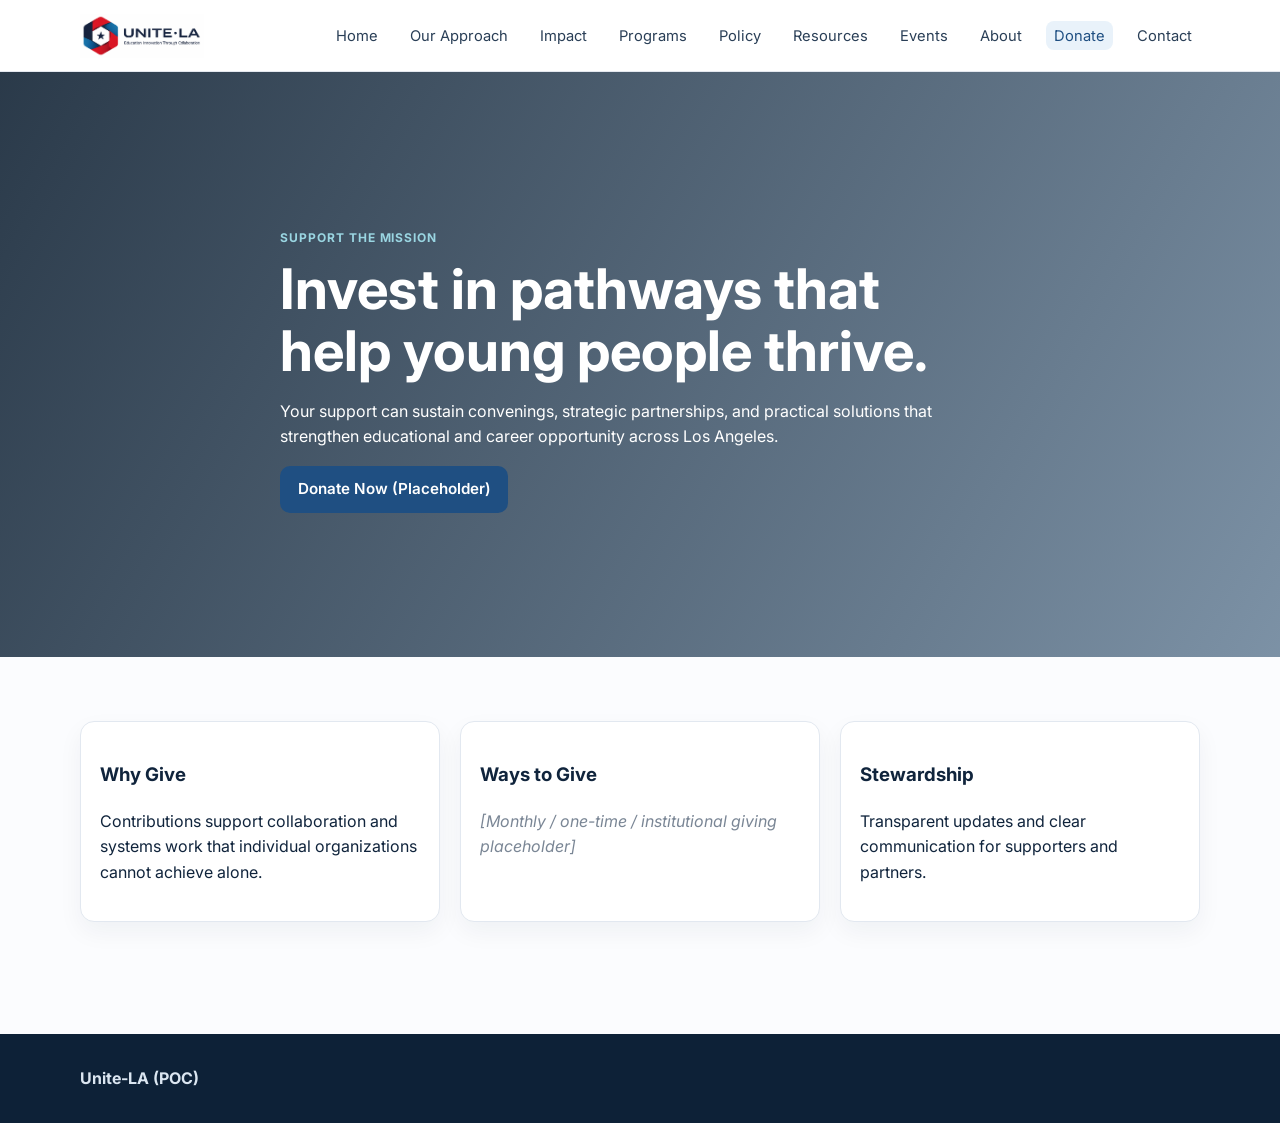
<file: donate.html>
<!doctype html><html lang='en'><head><meta charset='UTF-8'><meta name='viewport' content='width=device-width,initial-scale=1'><title>Donate | Unite-LA POC</title><link href='https://fonts.googleapis.com/css2?family=Inter:wght@400;600;700;800&display=swap' rel='stylesheet'><link rel='stylesheet' href='styles.css'></head><body><header><div class='container nav-wrap'><a class='brand' href='index.html'><img src='Unite LA.png' alt='Unite LA logo'></a><nav><ul><li><a href='index.html'>Home</a></li><li><a href='approach.html'>Our Approach</a></li><li><a href='impact.html'>Impact</a></li><li><a href='programs.html'>Programs</a></li><li><a href='policy.html'>Policy</a></li><li><a href='resources.html'>Resources</a></li><li><a href='events.html'>Events</a></li><li><a href='about.html'>About</a></li><li><a class='active' href='donate.html'>Donate</a></li><li><a href='contact.html'>Contact</a></li></ul></nav></div></header>
<section class='hero' style="min-height:50vh;background-image:url('https://images.unsplash.com/photo-1593113598332-cd59a93a9f70?auto=format&fit=crop&w=1600&q=80')"><div class='container hero-content'><p class='kicker'>Support the mission</p><h1>Invest in pathways that help young people thrive.</h1><p>Your support can sustain convenings, strategic partnerships, and practical solutions that strengthen educational and career opportunity across Los Angeles.</p><p><a class='btn btn-primary' href='#'>Donate Now (Placeholder)</a></p></div></section>
<section><div class='container grid grid-3'><article class='card'><h3>Why Give</h3><p>Contributions support collaboration and systems work that individual organizations cannot achieve alone.</p></article><article class='card'><h3>Ways to Give</h3><p class='placeholder'>[Monthly / one-time / institutional giving placeholder]</p></article><article class='card'><h3>Stewardship</h3><p>Transparent updates and clear communication for supporters and partners.</p></article></div></section>
<footer><div class='container'><strong>Unite-LA (POC)</strong></div></footer></body></html>
</file>
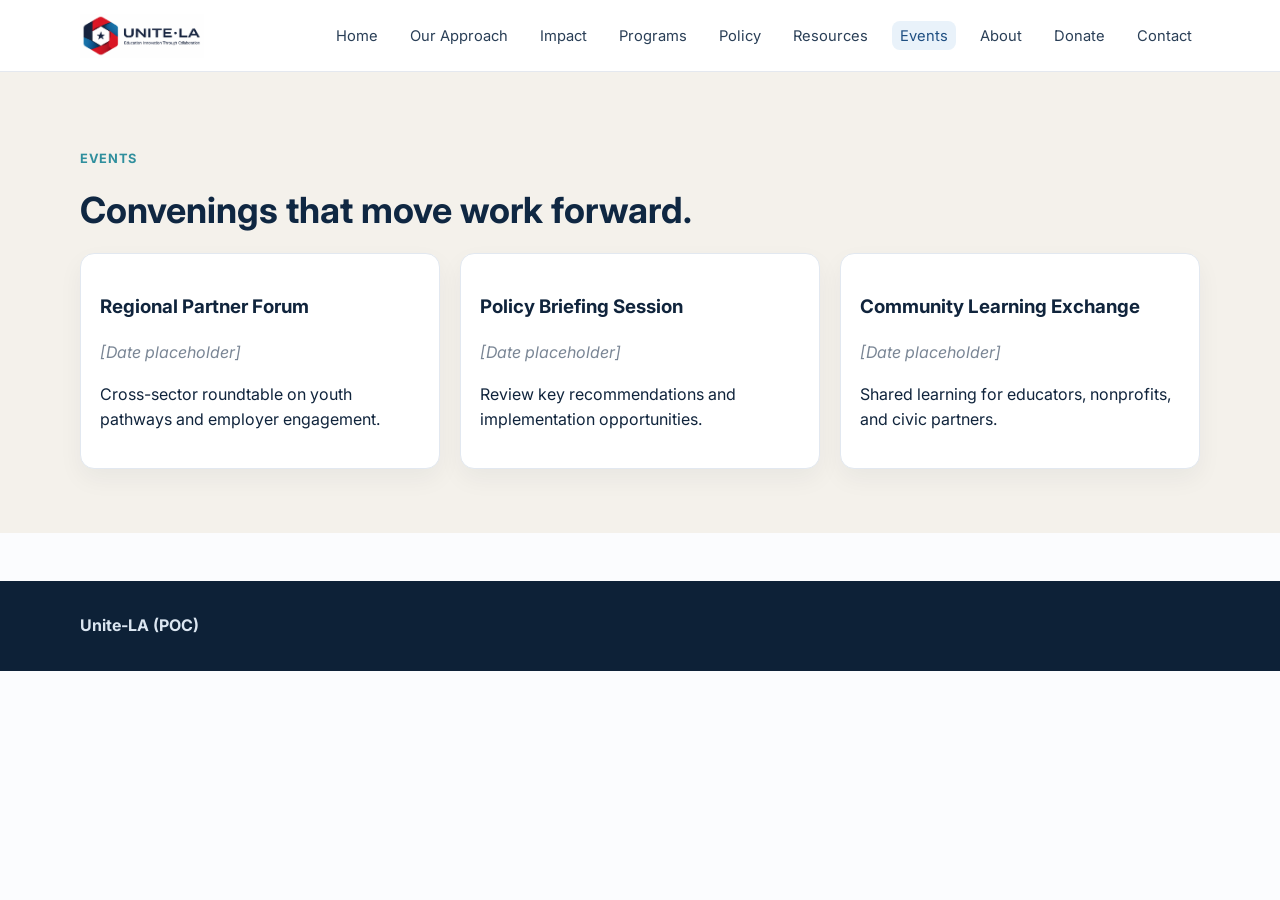
<file: events.html>
<!doctype html><html lang='en'><head><meta charset='UTF-8'><meta name='viewport' content='width=device-width,initial-scale=1'><title>Events | Unite-LA POC</title><link href='https://fonts.googleapis.com/css2?family=Inter:wght@400;600;700;800&display=swap' rel='stylesheet'><link rel='stylesheet' href='styles.css'></head><body><header><div class='container nav-wrap'><a class='brand' href='index.html'><img src='Unite LA.png' alt='Unite LA logo'></a><nav><ul><li><a href='index.html'>Home</a></li><li><a href='approach.html'>Our Approach</a></li><li><a href='impact.html'>Impact</a></li><li><a href='programs.html'>Programs</a></li><li><a href='policy.html'>Policy</a></li><li><a href='resources.html'>Resources</a></li><li><a class='active' href='events.html'>Events</a></li><li><a href='about.html'>About</a></li><li><a href='donate.html'>Donate</a></li><li><a href='contact.html'>Contact</a></li></ul></nav></div></header>
<section class='section-muted'><div class='container'><p class='eyebrow'>Events</p><h2>Convenings that move work forward.</h2><div class='grid grid-2'><article class='card'><h3>Regional Partner Forum</h3><p class='placeholder'>[Date placeholder]</p><p>Cross-sector roundtable on youth pathways and employer engagement.</p></article><article class='card'><h3>Policy Briefing Session</h3><p class='placeholder'>[Date placeholder]</p><p>Review key recommendations and implementation opportunities.</p></article><article class='card'><h3>Community Learning Exchange</h3><p class='placeholder'>[Date placeholder]</p><p>Shared learning for educators, nonprofits, and civic partners.</p></article></div></div></section>
<footer><div class='container'><strong>Unite-LA (POC)</strong></div></footer></body></html>
</file>
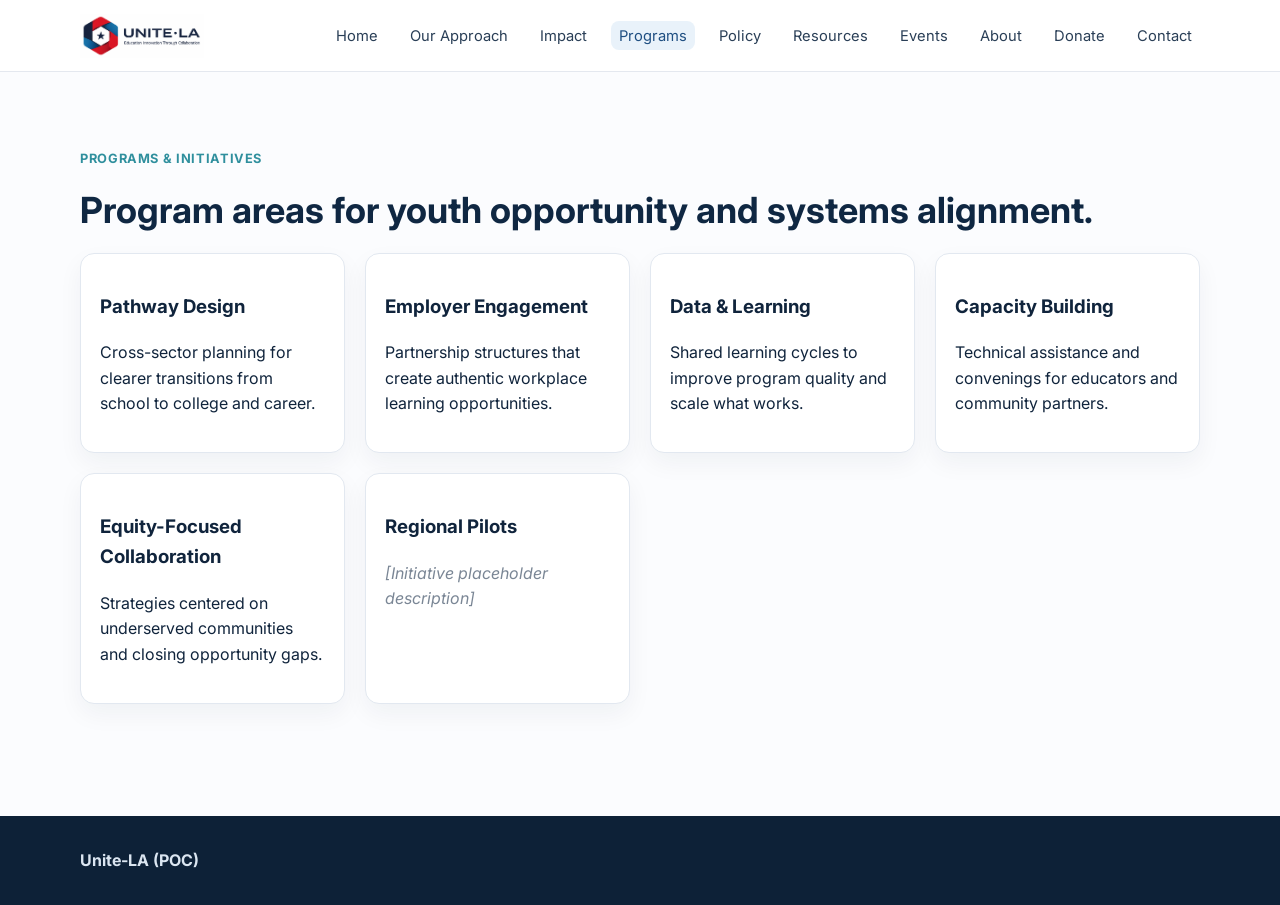
<file: programs.html>
<!doctype html><html lang='en'><head><meta charset='UTF-8'><meta name='viewport' content='width=device-width,initial-scale=1'><title>Programs | Unite-LA POC</title><link href='https://fonts.googleapis.com/css2?family=Inter:wght@400;600;700;800&display=swap' rel='stylesheet'><link rel='stylesheet' href='styles.css'></head><body>
<header><div class='container nav-wrap'><a class='brand' href='index.html'><img src='Unite LA.png' alt='Unite LA logo'></a><nav><ul><li><a href='index.html'>Home</a></li><li><a href='approach.html'>Our Approach</a></li><li><a href='impact.html'>Impact</a></li><li><a class='active' href='programs.html'>Programs</a></li><li><a href='policy.html'>Policy</a></li><li><a href='resources.html'>Resources</a></li><li><a href='events.html'>Events</a></li><li><a href='about.html'>About</a></li><li><a href='donate.html'>Donate</a></li><li><a href='contact.html'>Contact</a></li></ul></nav></div></header>
<section><div class='container'><p class='eyebrow'>Programs & Initiatives</p><h2>Program areas for youth opportunity and systems alignment.</h2><div class='grid grid-3'><article class='card'><h3>Pathway Design</h3><p>Cross-sector planning for clearer transitions from school to college and career.</p></article><article class='card'><h3>Employer Engagement</h3><p>Partnership structures that create authentic workplace learning opportunities.</p></article><article class='card'><h3>Data & Learning</h3><p>Shared learning cycles to improve program quality and scale what works.</p></article><article class='card'><h3>Capacity Building</h3><p>Technical assistance and convenings for educators and community partners.</p></article><article class='card'><h3>Equity-Focused Collaboration</h3><p>Strategies centered on underserved communities and closing opportunity gaps.</p></article><article class='card'><h3>Regional Pilots</h3><p class='placeholder'>[Initiative placeholder description]</p></article></div></div></section>
<footer><div class='container'><strong>Unite-LA (POC)</strong></div></footer></body></html>
</file>
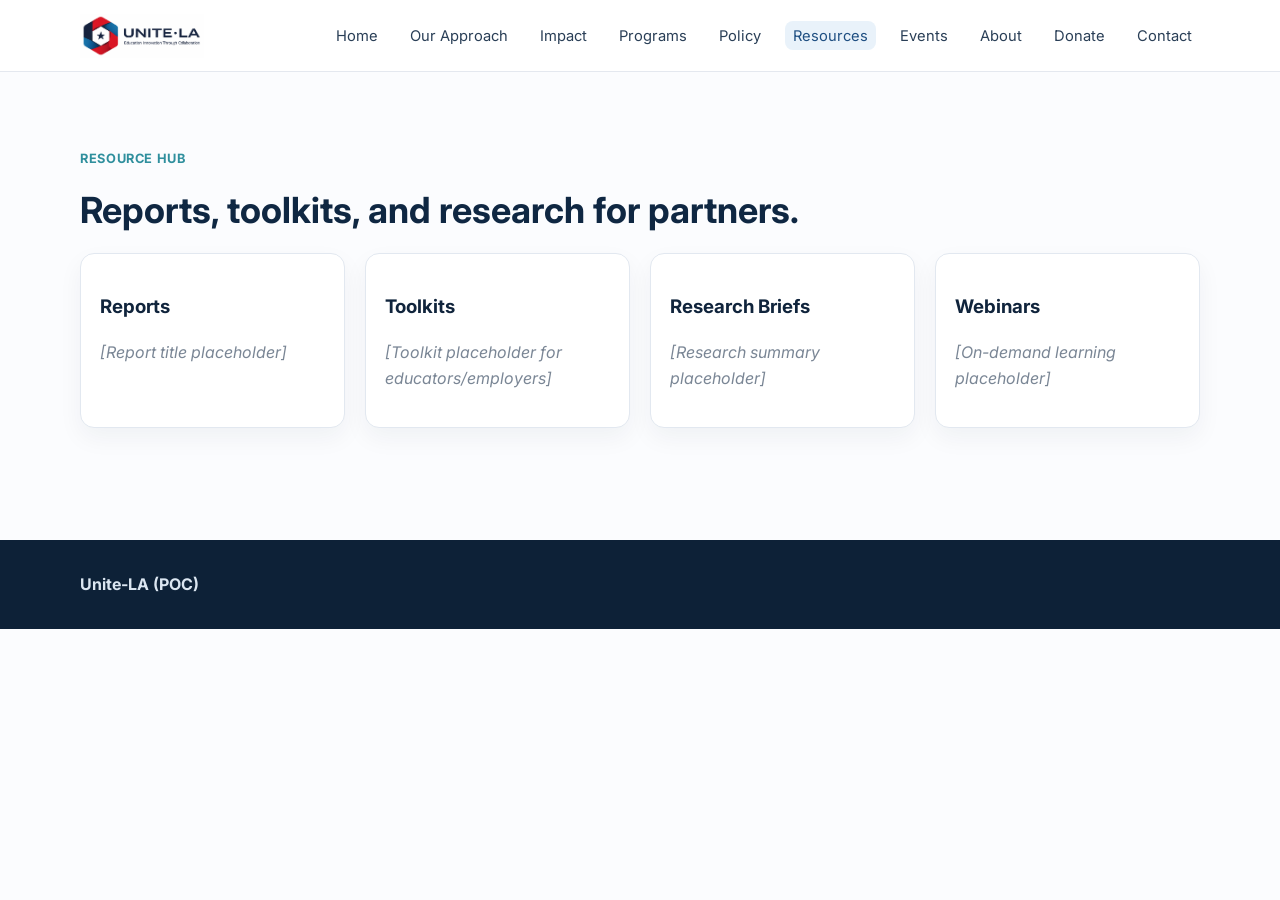
<file: resources.html>
<!doctype html><html lang='en'><head><meta charset='UTF-8'><meta name='viewport' content='width=device-width,initial-scale=1'><title>Resources | Unite-LA POC</title><link href='https://fonts.googleapis.com/css2?family=Inter:wght@400;600;700;800&display=swap' rel='stylesheet'><link rel='stylesheet' href='styles.css'></head><body><header><div class='container nav-wrap'><a class='brand' href='index.html'><img src='Unite LA.png' alt='Unite LA logo'></a><nav><ul><li><a href='index.html'>Home</a></li><li><a href='approach.html'>Our Approach</a></li><li><a href='impact.html'>Impact</a></li><li><a href='programs.html'>Programs</a></li><li><a href='policy.html'>Policy</a></li><li><a class='active' href='resources.html'>Resources</a></li><li><a href='events.html'>Events</a></li><li><a href='about.html'>About</a></li><li><a href='donate.html'>Donate</a></li><li><a href='contact.html'>Contact</a></li></ul></nav></div></header>
<section><div class='container'><p class='eyebrow'>Resource Hub</p><h2>Reports, toolkits, and research for partners.</h2><div class='grid grid-3'><article class='card'><h3>Reports</h3><p class='placeholder'>[Report title placeholder]</p></article><article class='card'><h3>Toolkits</h3><p class='placeholder'>[Toolkit placeholder for educators/employers]</p></article><article class='card'><h3>Research Briefs</h3><p class='placeholder'>[Research summary placeholder]</p></article><article class='card'><h3>Webinars</h3><p class='placeholder'>[On-demand learning placeholder]</p></article></div></div></section>
<footer><div class='container'><strong>Unite-LA (POC)</strong></div></footer></body></html>
</file>
<file: styles.css>
:root {
  --navy: #0f2742;
  --blue: #1f4f82;
  --teal: #2f8f9d;
  --sand: #f4f1eb;
  --ink: #10243c;
}
* { box-sizing: border-box; }
body {
  margin: 0;
  font-family: Inter, system-ui, -apple-system, Segoe UI, Roboto, sans-serif;
  color: var(--ink);
  line-height: 1.6;
  background: #fbfcfe;
}
a { color: inherit; text-decoration: none; }
.container { width: min(1120px, 92vw); margin: 0 auto; }
header {
  position: sticky; top: 0; z-index: 20;
  background: rgba(255,255,255,.95); backdrop-filter: blur(8px);
  border-bottom: 1px solid #e4e8ef;
}
.nav-wrap { display:flex; align-items:center; justify-content:space-between; padding: .85rem 0; }
.brand { display:inline-flex; align-items:center; color: var(--navy); }
.brand img { display:block; height: 44px; width: auto; }
nav ul { margin:0; padding:0; list-style:none; display:flex; gap:1rem; flex-wrap:wrap; }
nav a { font-size: .92rem; color:#2a3f57; padding:.35rem .5rem; border-radius:8px; }
nav a:hover, nav a.active { background:#e9f2fa; color: var(--blue); }
.btn {
  display:inline-block; padding:.72rem 1.1rem; border-radius: 10px;
  font-weight: 600; font-size:.95rem; transition:.2s ease;
}
.btn-primary { background: var(--blue); color:#fff; }
.btn-primary:hover { background:#173f68; }
.btn-outline { border:1px solid #b6c6d8; color: var(--blue); }
.btn-outline:hover { background:#eef4fb; }
.hero {
  min-height: 60vh; display:grid; align-items:end;
  background-size:cover; background-position:center;
  position:relative; color:#fff;
}
.hero::before {
  content:""; position:absolute; inset:0;
  background: linear-gradient(120deg, rgba(8,26,44,.86), rgba(20,58,93,.55));
}
.hero-content { position:relative; padding:5rem 0 4rem; max-width: 720px; }
.kicker { text-transform:uppercase; letter-spacing:.08em; font-size:.75rem; font-weight:700; color:#9ad6e2; }
h1 { font-size: clamp(2rem, 4.8vw, 3.5rem); line-height:1.1; margin:.5rem 0 1rem; }
h2 { font-size: clamp(1.5rem,3.2vw,2.25rem); margin:0 0 .8rem; color:var(--navy); }
section { padding: 4rem 0; }
.section-muted { background: var(--sand); }
.grid { display:grid; gap:1.25rem; }
.grid-3 { grid-template-columns: repeat(auto-fit, minmax(220px,1fr)); }
.grid-2 { grid-template-columns: repeat(auto-fit, minmax(280px,1fr)); }
.card {
  background:#fff; border:1px solid #e2e8f0; border-radius:14px;
  padding:1.2rem; box-shadow: 0 10px 24px rgba(15,39,66,.05);
}
.card img { width:100%; height:170px; object-fit:cover; border-radius:10px; margin-bottom:.9rem; }
.eyebrow { color:var(--teal); font-weight:700; font-size:.8rem; letter-spacing:.05em; text-transform:uppercase; }
.split { display:grid; gap:2rem; grid-template-columns:repeat(auto-fit,minmax(300px,1fr)); align-items:center; }
.split img { width:100%; border-radius:16px; min-height:280px; object-fit:cover; }
.diagram-step { border-left: 3px solid var(--teal); padding-left: 1rem; margin-bottom:1rem; }
.placeholder { color:#7a8695; font-style: italic; }
footer { background:#0d2137; color:#dbe6f1; padding:2rem 0; margin-top:3rem; }
footer a { color:#dbe6f1; }
form { display:grid; gap:.8rem; }
input, textarea, select {
  width:100%; padding:.7rem .8rem; border:1px solid #c9d4e2; border-radius:9px; font:inherit;
}
@media (max-width: 740px){
  .nav-wrap { flex-direction:column; align-items:flex-start; gap:.8rem; }
}
</file>
